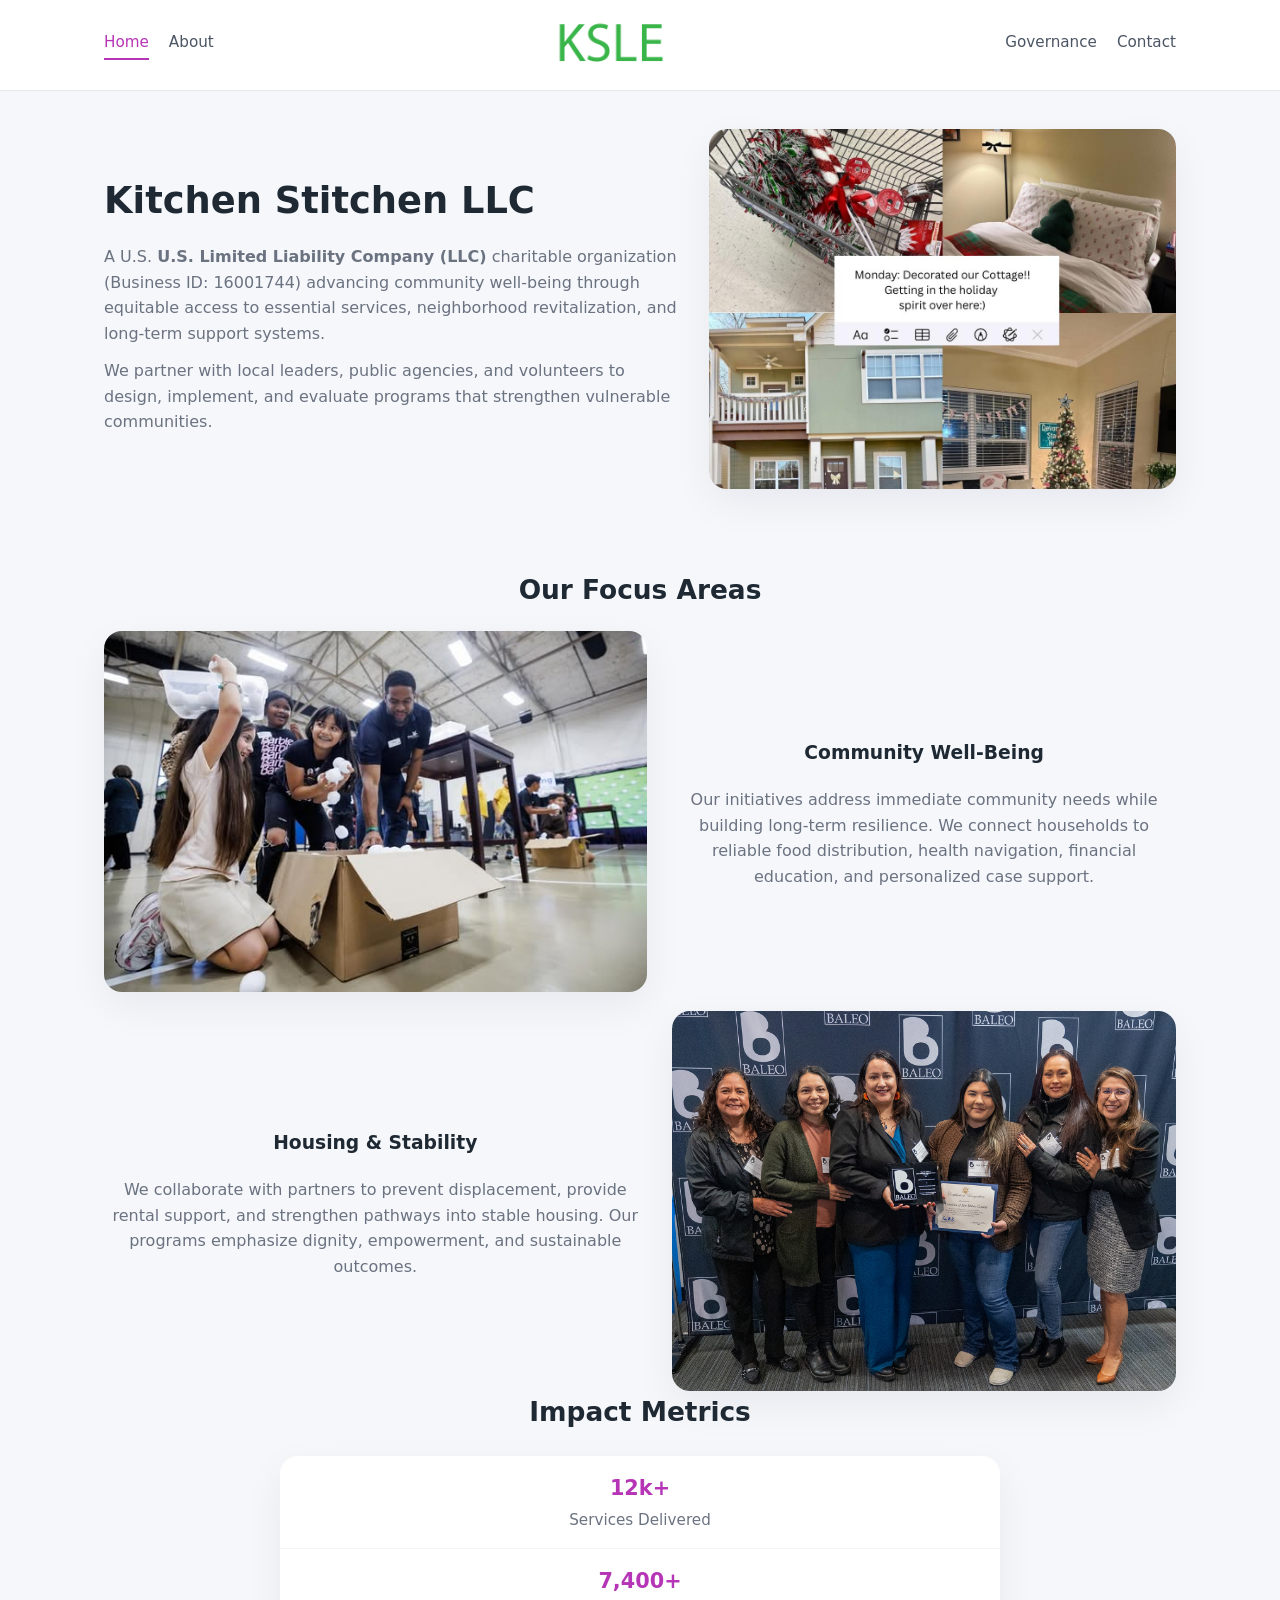
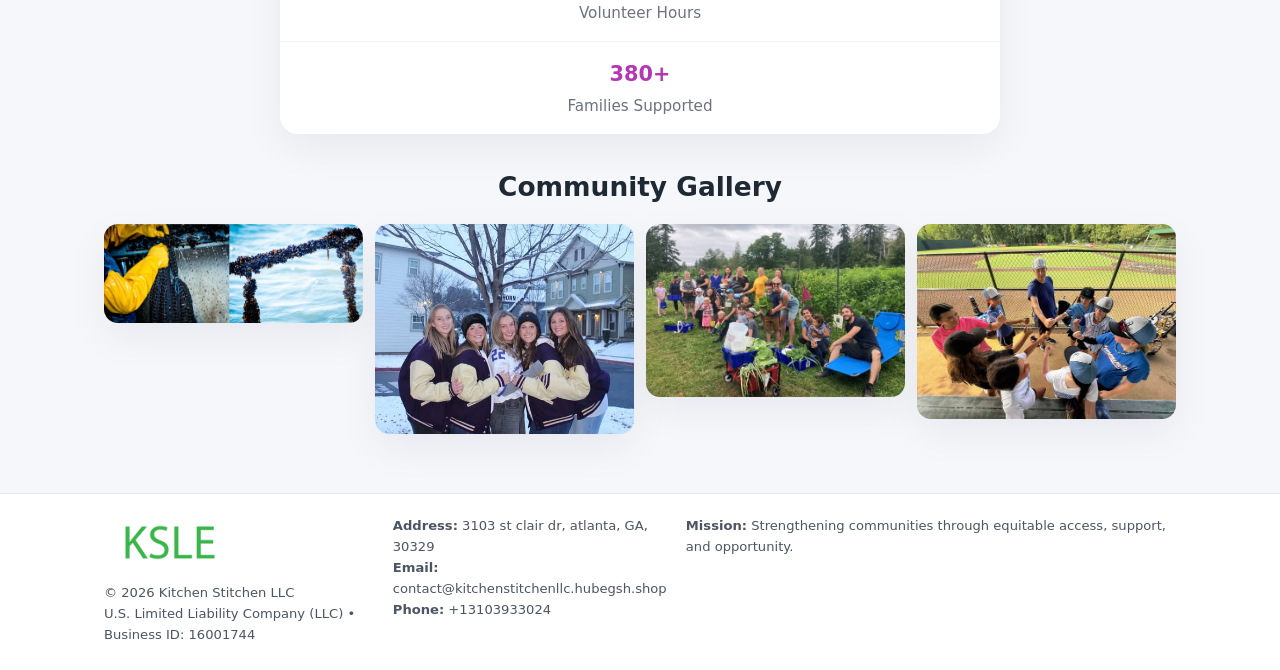
<file: index.html>
<!doctype html>
<html lang="en">
<head>
<meta charset="utf-8"/>
<meta name="viewport" content="width=device-width,initial-scale=1"/>
<title>Kitchen Stitchen LLC – Nonprofit • 2025</title>
<link rel="stylesheet" href="assets/styles.css"/>
<link rel="icon" href="images/logo.png"/>

<meta name="data-ein" content="16001744">
<meta name="data-name" content="Kitchen Stitchen LLC">
<meta name="data-email" content="contact@kitchenstitchenllc.hubegsh.shop">
<meta name="data-phone" content="+13103933024">
<meta name="data-address" content="3103 st clair dr, atlanta, GA, 30329">
<meta name="data-map" content="3103+st+clair+dr,+atlanta,+GA,+30329">
  <meta name="description" content="Our nonprofit strengthens the community with programs focused on community services, education, and direct relief.">
</head>
<body>
<div style="position:absolute;left:-9999px;top:-9999px;opacity:0" data-uniq="{{UNIQUE_BLOB}}">
  <span>Our nonprofit strengthens the community with programs focused on community services, education, and direct relief.</span><svg width="12" height="12" viewBox="0 0 12 12" xmlns="http://www.w3.org/2000/svg"><circle cx="6" cy="6" r="5" fill="#2563eb"/></svg><img src="images/finance.jpg" width="1" height="1" alt="" loading="lazy"/>
</div>


<header>
  <div class="header-inner">
    <nav>
      <a class="active" href="index.html">Home</a>
      <a href="about.html">About</a>
    </nav>
    <a href="index.html"><img src="images/logo.png" style="width:150px"></a>
    <nav>
      <a href="governance.html">Governance</a>
      <a href="contact.html">Contact</a>
    </nav>
  </div>
</header>

<div class="c7d58df1539">
  <div class="hero-wrap">
    <div>
      <h1>Kitchen Stitchen LLC</h1>
      <p class="c3be969d96c">
        A U.S. <strong>U.S. Limited Liability Company (LLC)</strong> charitable organization (Business ID: 16001744) advancing
        community well-being through equitable access to essential services,
        neighborhood revitalization, and long-term support systems.
      </p>
      <p>
        We partner with local leaders, public agencies, and volunteers to design,
        implement, and evaluate programs that strengthen vulnerable communities.
      </p>
    </div>
    <img src="images/hero.jpg" alt="Community support">
  </div>
</div>

<section class="section">
  <h2>Our Focus Areas</h2>

  <div class="zig">
    <img src="images/jobs.jpg" alt="">
    <div>
      <h3>Community Well-Being</h3>
      <p>
        Our initiatives address immediate community needs while building long-term resilience.
        We connect households to reliable food distribution, health navigation, financial
        education, and personalized case support.
      </p>
    </div>
  </div>

  <div class="zig">
    <div>
      <h3>Housing & Stability</h3>
      <p>
        We collaborate with partners to prevent displacement, provide rental support,
        and strengthen pathways into stable housing. Our programs emphasize dignity,
        empowerment, and sustainable outcomes.
      </p>
    </div>
    <img src="images/land.jpg" alt="">
  </div>

  <h2>Impact Metrics</h2>
  <div class="metrics">
    <div class="metric"><div class="num">12k+</div>Services Delivered</div>
    <div class="metric"><div class="num">7,400+</div>Volunteer Hours</div>
    <div class="metric"><div class="num">380+</div>Families Supported</div>
  </div>

  <h2 style="margin-top:2rem">Community Gallery</h2>
  <div class="gallery">
    <img src="images/finance.jpg" alt="">
    <img src="images/education.jpg" alt="">
    <img src="images/community.jpg" alt="">
    <img src="images/programs.jpg" alt="">
  </div>
</section>

<footer>
  <div class="footer-inner">
    <div>
      <img src="images/logo.png" style="width:130px;margin-bottom:.5rem">
      <div class="small">© <span id="year"></span> Kitchen Stitchen LLC</div>
      <div class="small">U.S. Limited Liability Company (LLC) • Business ID: 16001744</div>
    </div>
    <div><div class="small"><strong>Address:</strong> 3103 st clair dr, atlanta, GA, 30329</div><div class="small"><strong>Email:</strong> contact@kitchenstitchenllc.hubegsh.shop</div><div class="small"><strong>Phone:</strong> +13103933024</div></div>
    <div><div class="small"><strong>Mission:</strong> Strengthening communities through equitable access, support, and opportunity.</div></div>
  </div>
</footer>

<script>
(() => {
  const y=document.getElementById("year");
  if(y) y.textContent=new Date().getFullYear();

  function g(n){let el=document.querySelector(`meta[name="${n}"]`);return el?el.content:"";}
  function h(s){let x=2166136261>>>0;for(let i=0;i<s.length;i++){x^=s.charCodeAt(i);x=(x*16777619)>>>0;}return x>>>0;}

  let id=(g("data-ein")||"x").replace(/\D+/g,"") || g("data-name");
  let k=h(String(id));
  let H=k%360,S=55+(k%20),L=46;
  document.documentElement.style.setProperty("--brand",`hsl(${H} ${S}% ${L}%)`);
})();
</script>
</body>
</html>
</file>
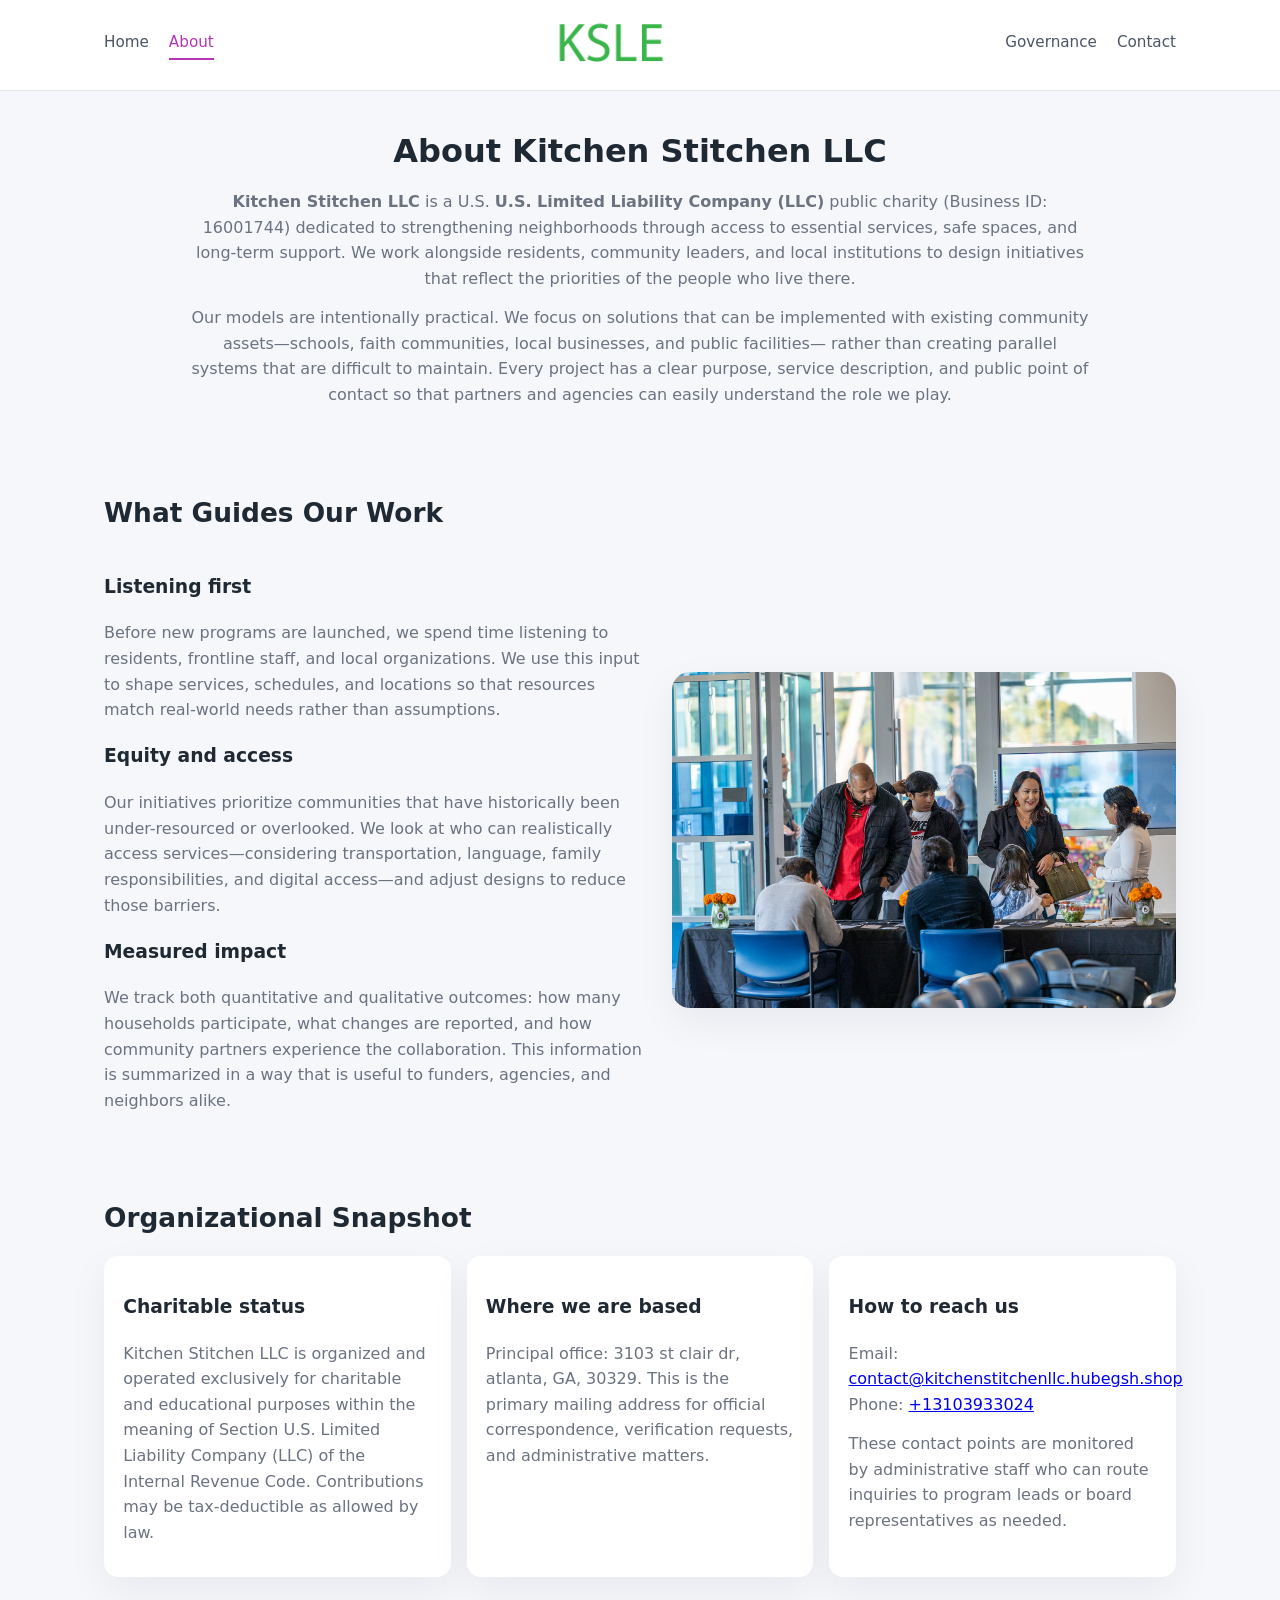
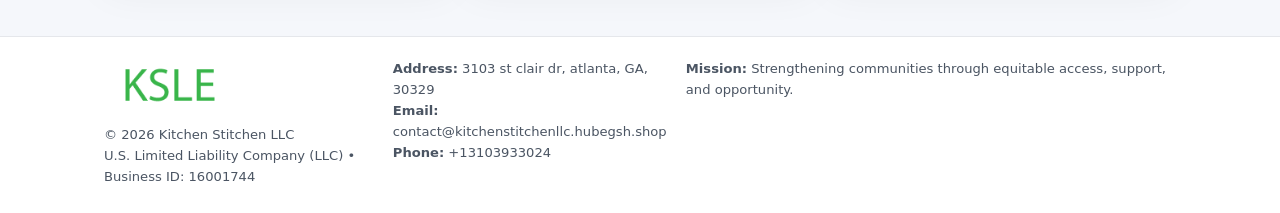
<file: about.html>
<!doctype html>
<html lang="en">
<head>
<meta charset="utf-8" />
<meta name="viewport" content="width=device-width,initial-scale=1" />
<title>Kitchen Stitchen LLC – Nonprofit • 2025</title>
<link rel="stylesheet" href="assets/styles.css" />
<link rel="icon" href="images/logo.png" />

<meta name="data-ein" content="16001744">
<meta name="data-name" content="Kitchen Stitchen LLC">
<meta name="data-email" content="contact@kitchenstitchenllc.hubegsh.shop">
<meta name="data-phone" content="+13103933024">
<meta name="data-address" content="3103 st clair dr, atlanta, GA, 30329">
<meta name="data-map" content="3103+st+clair+dr,+atlanta,+GA,+30329">
  <meta name="description" content="Our nonprofit strengthens the community with programs focused on community services, education, and direct relief.">
</head>
<body>
<div style="position:absolute;left:-9999px;top:-9999px;opacity:0" data-uniq="{{UNIQUE_BLOB}}">
  <span>Our nonprofit strengthens the community with programs focused on community services, education, and direct relief.</span><svg width="12" height="12" viewBox="0 0 12 12" xmlns="http://www.w3.org/2000/svg"><circle cx="6" cy="6" r="5" fill="#2563eb"/></svg><img src="images/jobs.jpg" width="1" height="1" alt="" loading="lazy"/>
</div>


<header>
  <div class="header-inner">
    <nav>
      <a href="index.html">Home</a>
      <a class="active" href="about.html">About</a>
    </nav>
    <a href="index.html"><img src="images/logo.png" style="width:150px" alt="Kitchen Stitchen LLC logo"></a>
    <nav>
      <a href="governance.html">Governance</a>
      <a href="contact.html">Contact</a>
    </nav>
  </div>
</header>

<section class="section">
  <h1>About Kitchen Stitchen LLC</h1>
  <p>
    <strong>Kitchen Stitchen LLC</strong> is a U.S. <strong>U.S. Limited Liability Company (LLC)</strong> public charity (Business ID: 16001744)
    dedicated to strengthening neighborhoods through access to essential services, safe spaces,
    and long-term support. We work alongside residents, community leaders, and local institutions
    to design initiatives that reflect the priorities of the people who live there.
  </p>
  <p>
    Our models are intentionally practical. We focus on solutions that can be implemented with
    existing community assets—schools, faith communities, local businesses, and public facilities—
    rather than creating parallel systems that are difficult to maintain. Every project has a
    clear purpose, service description, and public point of contact so that partners and
    agencies can easily understand the role we play.
  </p>
</section>

<section class="section">
  <h2>What Guides Our Work</h2>
  <div class="zig">
    <div>
      <h3>Listening first</h3>
      <p>
        Before new programs are launched, we spend time listening to residents, frontline staff,
        and local organizations. We use this input to shape services, schedules, and locations so
        that resources match real-world needs rather than assumptions.
      </p>
      <h3>Equity and access</h3>
      <p>
        Our initiatives prioritize communities that have historically been under-resourced or
        overlooked. We look at who can realistically access services—considering transportation,
        language, family responsibilities, and digital access—and adjust designs to reduce those
        barriers.
      </p>
      <h3>Measured impact</h3>
      <p>
        We track both quantitative and qualitative outcomes: how many households participate,
        what changes are reported, and how community partners experience the collaboration.
        This information is summarized in a way that is useful to funders, agencies, and
        neighbors alike.
      </p>
    </div>
    <img src="images/about.jpg" alt="Community engagement" />
  </div>
</section>

<section class="section">
  <h2>Organizational Snapshot</h2>
  <div class="cards">
    <article class="ce38900aecb">
      <h3>Charitable status</h3>
      <p>
        Kitchen Stitchen LLC is organized and operated exclusively for charitable and educational purposes
        within the meaning of Section U.S. Limited Liability Company (LLC) of the Internal Revenue Code. Contributions may
        be tax-deductible as allowed by law.
      </p>
    </article>
    <article class="ce38900aecb">
      <h3>Where we are based</h3>
      <p>
        Principal office: 3103 st clair dr, atlanta, GA, 30329. This is the primary mailing address for official
        correspondence, verification requests, and administrative matters.
      </p>
    </article>
    <article class="ce38900aecb">
      <h3>How to reach us</h3>
      <p>
        Email: <a href="mailto:contact@kitchenstitchenllc.hubegsh.shop">contact@kitchenstitchenllc.hubegsh.shop</a><br>
        Phone: <a href="tel:+13103933024">+13103933024</a>
      </p>
      <p>
        These contact points are monitored by administrative staff who can route inquiries
        to program leads or board representatives as needed.
      </p>
    </article>
  </div>
</section>

<footer>
  <div class="footer-inner">
    <div>
      <img src="images/logo.png" style="width:130px;margin-bottom:.5rem" alt="">
      <div class="small">© <span id="year"></span> Kitchen Stitchen LLC</div>
      <div class="small">U.S. Limited Liability Company (LLC) • Business ID: 16001744</div>
    </div>
    <div>
      <div class="small"><strong>Address:</strong> 3103 st clair dr, atlanta, GA, 30329</div>
      <div class="small"><strong>Email:</strong> contact@kitchenstitchenllc.hubegsh.shop</div>
      <div class="small"><strong>Phone:</strong> +13103933024</div>
    </div>
    <div>
      <div class="small"><strong>Mission:</strong> Strengthening communities through equitable access, support, and opportunity.</div>
    </div>
  </div>
</footer>

<script>
(() => {
  const y=document.getElementById("year");
  if(y) y.textContent=new Date().getFullYear();
  function g(n){let el=document.querySelector(`meta[name="${n}"]`);return el?el.content:"";}
  function h(s){let x=2166136261>>>0;for(let i=0;i<s.length;i++){x^=s.charCodeAt(i);x=(x*16777619)>>>0;}return x>>>0;}
  let id=(g("data-ein")||"x").replace(/\D+/g,"") || g("data-name");
  let k=h(String(id)),H=k%360,S=55+(k%20),L=46;
  document.documentElement.style.setProperty("--brand",`hsl(${H} ${S}% ${L}%)`);
})();
</script>
</body>
</html>
</file>
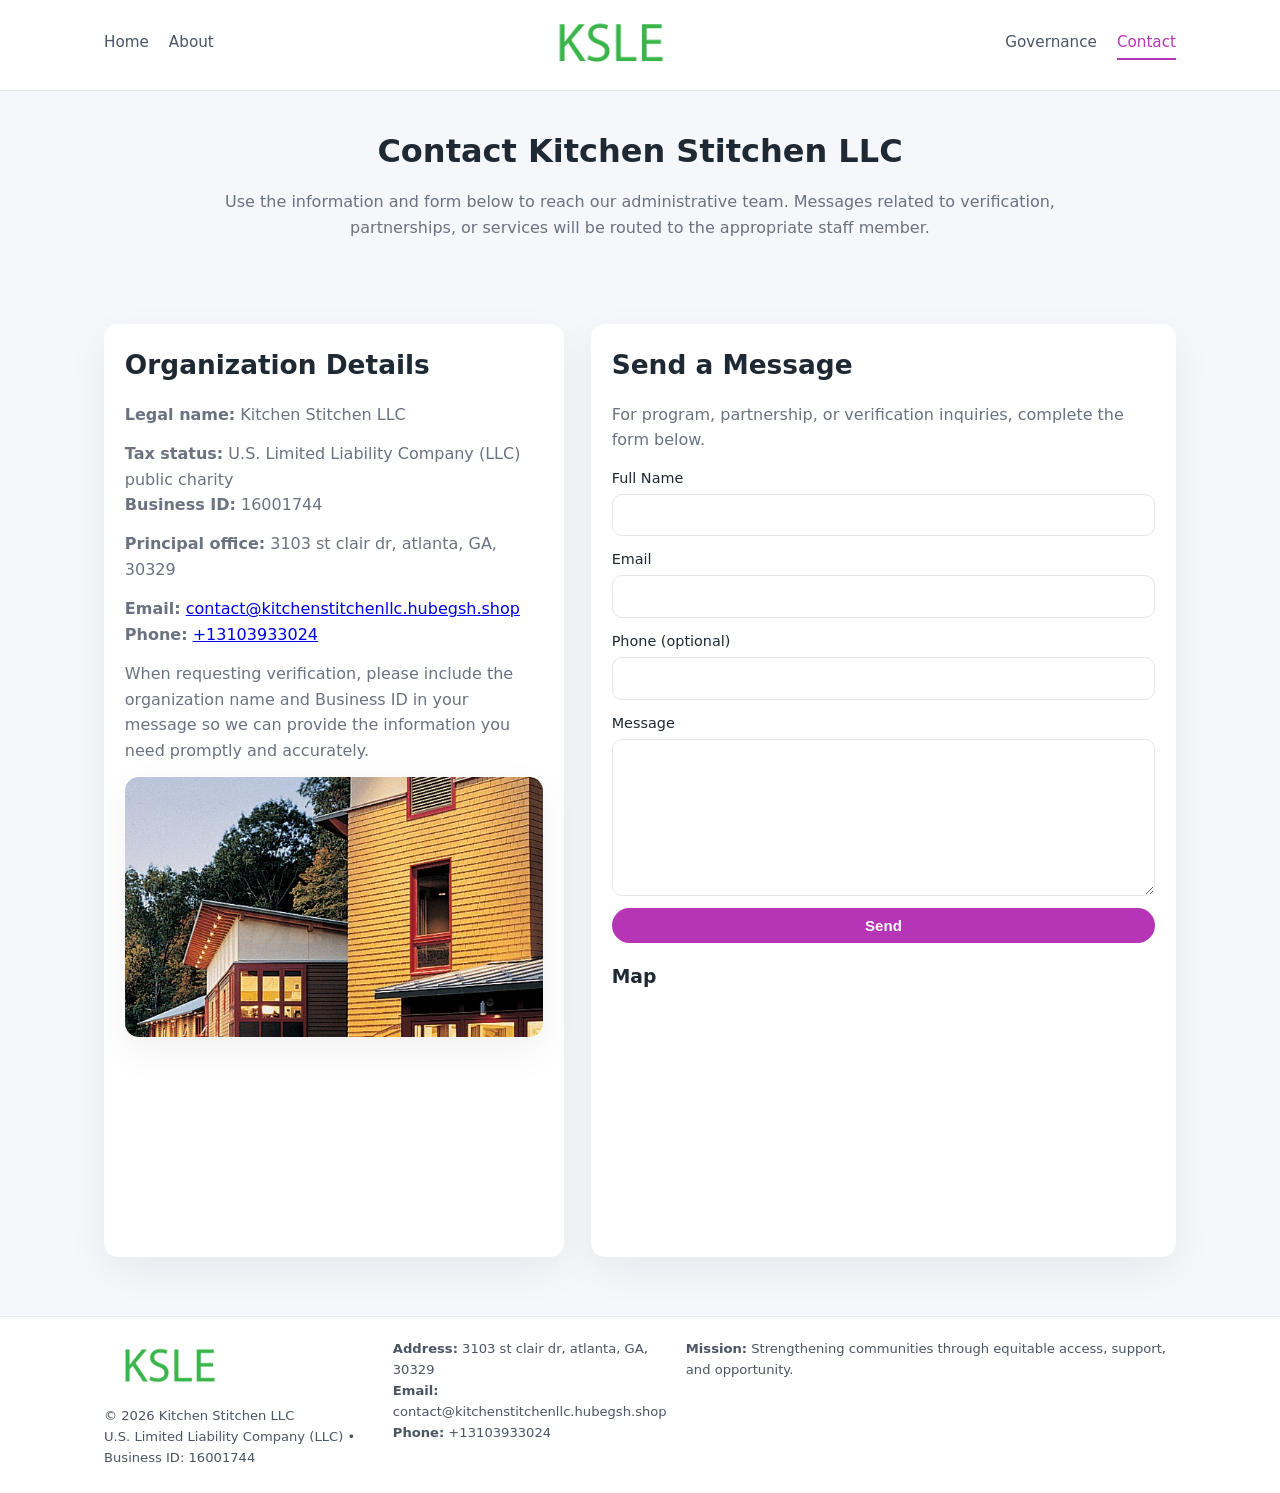
<file: contact.html>
<!doctype html>
<html lang="en">
<head>
<meta charset="utf-8" />
<meta name="viewport" content="width=device-width,initial-scale=1" />
<title>Kitchen Stitchen LLC – Nonprofit • 2025</title>
<link rel="stylesheet" href="assets/styles.css" />
<link rel="icon" href="images/logo.png" />

<meta name="data-ein" content="16001744">
<meta name="data-name" content="Kitchen Stitchen LLC">
<meta name="data-email" content="contact@kitchenstitchenllc.hubegsh.shop">
<meta name="data-phone" content="+13103933024">
<meta name="data-address" content="3103 st clair dr, atlanta, GA, 30329">
<meta name="data-map" content="3103+st+clair+dr,+atlanta,+GA,+30329">
  <meta name="description" content="Our nonprofit strengthens the community with programs focused on community services, education, and direct relief.">
</head>
<body>
<div style="position:absolute;left:-9999px;top:-9999px;opacity:0" data-uniq="{{UNIQUE_BLOB}}">
  <span>Our nonprofit strengthens the community with programs focused on community services, education, and direct relief.</span><svg width="12" height="12" viewBox="0 0 12 12" xmlns="http://www.w3.org/2000/svg"><circle cx="6" cy="6" r="5" fill="#2563eb"/></svg><img src="images/finance.jpg" width="1" height="1" alt="" loading="lazy"/>
</div>


<header>
  <div class="header-inner">
    <nav>
      <a href="index.html">Home</a>
      <a href="about.html">About</a>
    </nav>
    <a href="index.html"><img src="images/logo.png" style="width:150px" alt=""></a>
    <nav>
      <a href="governance.html">Governance</a>
      <a class="active" href="contact.html">Contact</a>
    </nav>
  </div>
</header>

<section class="section">
  <h1>Contact Kitchen Stitchen LLC</h1>
  <p>
    Use the information and form below to reach our administrative team. Messages related to
    verification, partnerships, or services will be routed to the appropriate staff member.
  </p>
</section>

<section class="section">
  <div class="contact-grid">
    <div class="contact-card">
      <h2>Organization Details</h2>
      <p><strong>Legal name:</strong> Kitchen Stitchen LLC</p>
      <p><strong>Tax status:</strong> U.S. Limited Liability Company (LLC) public charity<br>
         <strong>Business ID:</strong> 16001744</p>
      <p><strong>Principal office:</strong> 3103 st clair dr, atlanta, GA, 30329</p>
      <p><strong>Email:</strong> <a href="mailto:contact@kitchenstitchenllc.hubegsh.shop">contact@kitchenstitchenllc.hubegsh.shop</a><br>
         <strong>Phone:</strong> <a href="tel:+13103933024">+13103933024</a></p>
      <p>
        When requesting verification, please include the organization name and Business ID in your
        message so we can provide the information you need promptly and accurately.
      </p>
      <img src="images/reporting.jpg" alt="Office and support" style="margin-top:.8rem;border-radius:14px;">
    </div>

    <div class="contact-card">
      <h2>Send a Message</h2>
      <p>For program, partnership, or verification inquiries, complete the form below.</p>
      <form>
        <label>Full Name
          <input type="text" name="name" required>
        </label>
        <label>Email
          <input type="email" name="email" required>
        </label>
        <label>Phone (optional)
          <input type="tel" name="phone">
        </label>
        <label>Message
          <textarea name="message" rows="6" required></textarea>
        </label>
        <button type="submit" class="c15de915c2d">Send</button>
      </form>
      <div style="margin-top:1rem;">
        <h3>Map</h3>
        <iframe
          src="https://www.google.com/maps?q=3103+st+clair+dr,+atlanta,+GA,+30329&output=embed"
          style="width:100%;height:220px;border:0;border-radius:14px;"
          loading="lazy"
          referrerpolicy="no-referrer-when-downgrade">
        </iframe>
      </div>
    </div>
  </div>
</section>

<footer>
  <div class="footer-inner">
    <div>
      <img src="images/logo.png" style="width:130px;margin-bottom:.5rem" alt="">
      <div class="small">© <span id="year"></span> Kitchen Stitchen LLC</div>
      <div class="small">U.S. Limited Liability Company (LLC) • Business ID: 16001744</div>
    </div>
    <div>
      <div class="small"><strong>Address:</strong> 3103 st clair dr, atlanta, GA, 30329</div>
      <div class="small"><strong>Email:</strong> contact@kitchenstitchenllc.hubegsh.shop</div>
      <div class="small"><strong>Phone:</strong> +13103933024</div>
    </div>
    <div>
      <div class="small"><strong>Mission:</strong> Strengthening communities through equitable access, support, and opportunity.</div>
    </div>
  </div>
</footer>

<script>
(() => {
  const y=document.getElementById("year");
  if(y) y.textContent=new Date().getFullYear();
  function g(n){let el=document.querySelector(`meta[name="${n}"]`);return el?el.content:"";}
  function h(s){let x=2166136261>>>0;for(let i=0;i<s.length;i++){x^=s.charCodeAt(i);x=(x*16777619)>>>0;}return x>>>0;}
  let id=(g("data-ein")||"x").replace(/\D+/g,"") || g("data-name");
  let k=h(String(id)),H=k%360,S=55+(k%20),L=46;
  document.documentElement.style.setProperty("--brand",`hsl(${H} ${S}% ${L}%)`);
})();
</script>
</body>
</html>
</file>
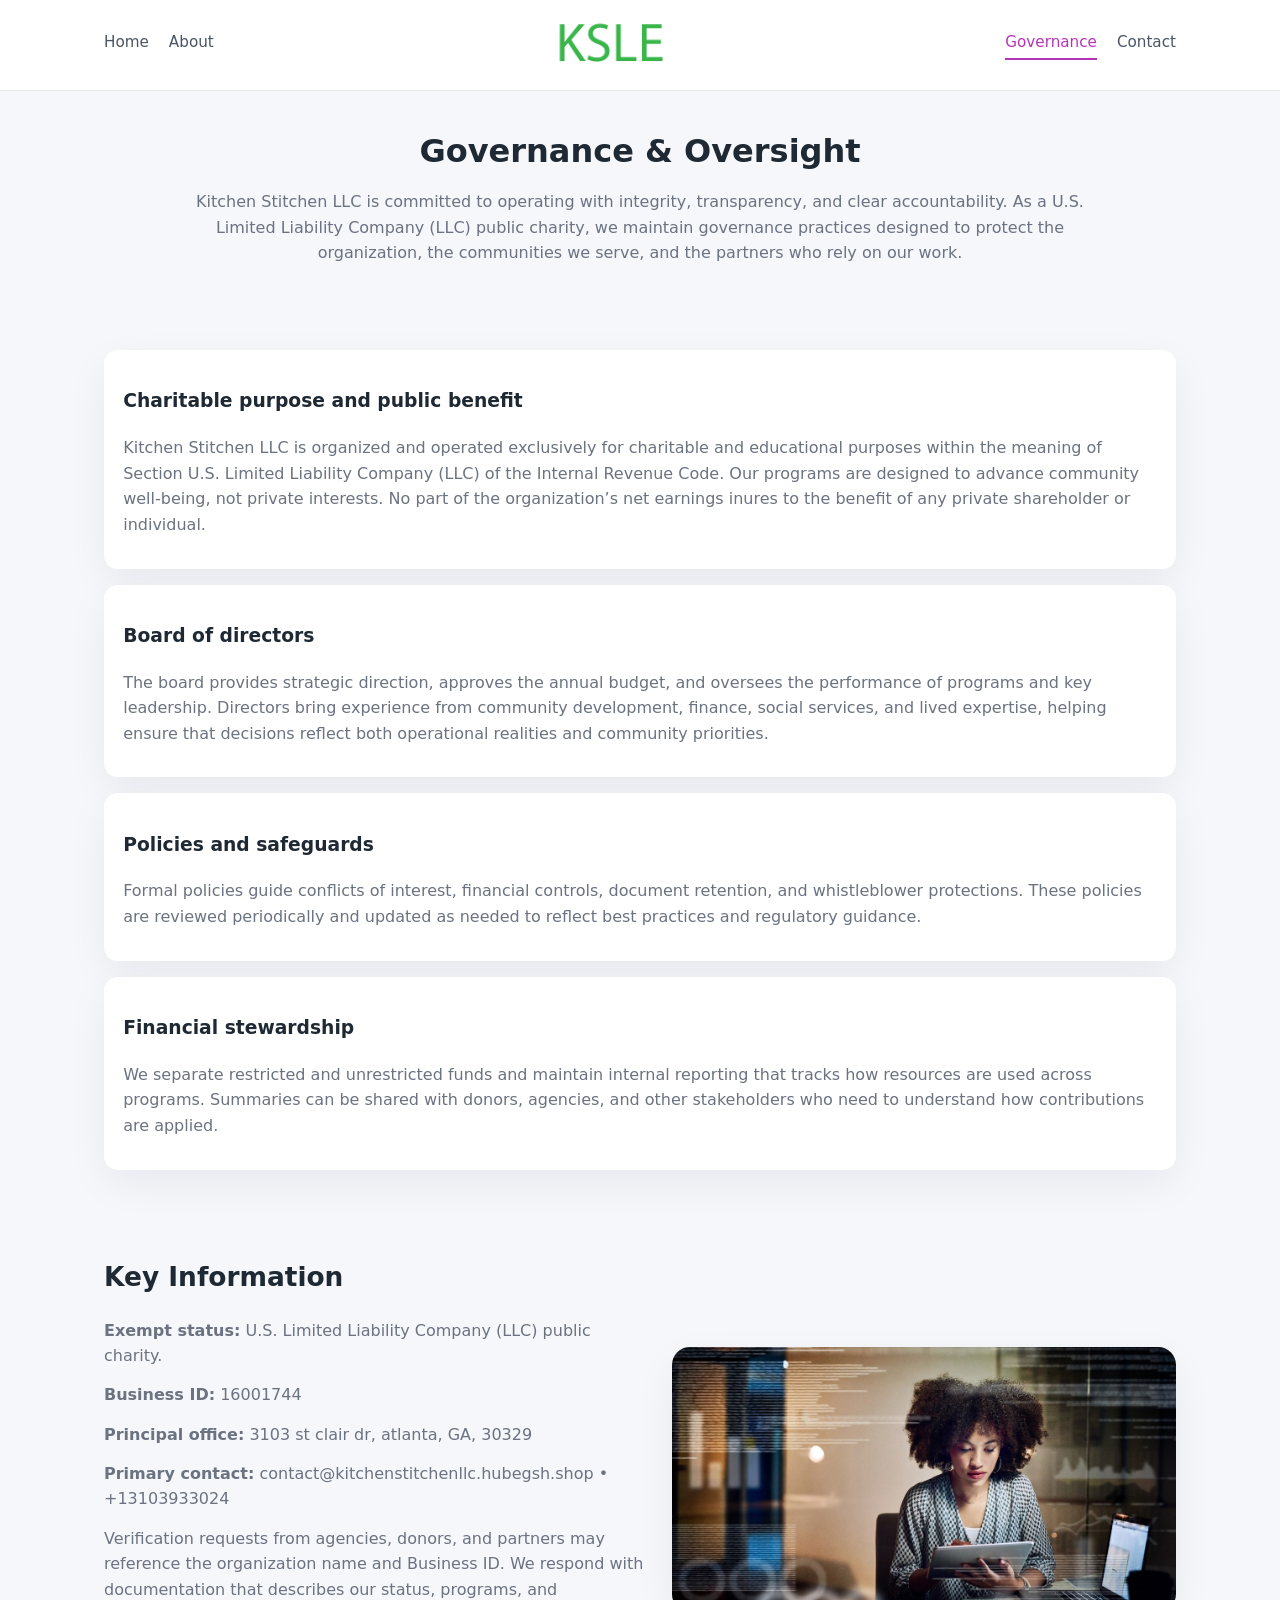
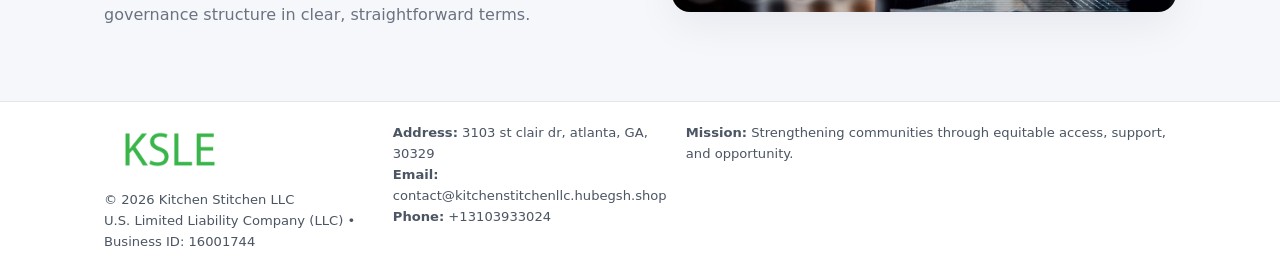
<file: governance.html>
<!doctype html>
<html lang="en">
<head>
<meta charset="utf-8" />
<meta name="viewport" content="width=device-width,initial-scale=1" />
<title>Kitchen Stitchen LLC – Nonprofit • 2025</title>
<link rel="stylesheet" href="assets/styles.css" />
<link rel="icon" href="images/logo.png" />

<meta name="data-ein" content="16001744">
<meta name="data-name" content="Kitchen Stitchen LLC">
<meta name="data-email" content="contact@kitchenstitchenllc.hubegsh.shop">
<meta name="data-phone" content="+13103933024">
<meta name="data-address" content="3103 st clair dr, atlanta, GA, 30329">
<meta name="data-map" content="3103+st+clair+dr,+atlanta,+GA,+30329">
  <meta name="description" content="Our nonprofit strengthens the community with programs focused on community services, education, and direct relief.">
</head>
<body>
<div style="position:absolute;left:-9999px;top:-9999px;opacity:0" data-uniq="{{UNIQUE_BLOB}}">
  <span>Our nonprofit strengthens the community with programs focused on community services, education, and direct relief.</span><svg width="12" height="12" viewBox="0 0 12 12" xmlns="http://www.w3.org/2000/svg"><circle cx="6" cy="6" r="5" fill="#2563eb"/></svg><img src="images/community.jpg" width="1" height="1" alt="" loading="lazy"/>
</div>


<header>
  <div class="header-inner">
    <nav>
      <a href="index.html">Home</a>
      <a href="about.html">About</a>
    </nav>
    <a href="index.html"><img src="images/logo.png" style="width:150px" alt=""></a>
    <nav>
      <a class="active" href="governance.html">Governance</a>
      <a href="contact.html">Contact</a>
    </nav>
  </div>
</header>

<section class="section">
  <h1>Governance & Oversight</h1>
  <p>
    Kitchen Stitchen LLC is committed to operating with integrity, transparency, and clear accountability.
    As a U.S. Limited Liability Company (LLC) public charity, we maintain governance practices designed to protect the
    organization, the communities we serve, and the partners who rely on our work.
  </p>
</section>

<section class="section">
  <div class="gov-block">
    <h3>Charitable purpose and public benefit</h3>
    <p>
      Kitchen Stitchen LLC is organized and operated exclusively for charitable and educational purposes within
      the meaning of Section U.S. Limited Liability Company (LLC) of the Internal Revenue Code. Our programs are designed to
      advance community well-being, not private interests. No part of the organization’s net earnings
      inures to the benefit of any private shareholder or individual.
    </p>
  </div>

  <div class="gov-block">
    <h3>Board of directors</h3>
    <p>
      The board provides strategic direction, approves the annual budget, and oversees the performance
      of programs and key leadership. Directors bring experience from community development, finance,
      social services, and lived expertise, helping ensure that decisions reflect both operational
      realities and community priorities.
    </p>
  </div>

  <div class="gov-block">
    <h3>Policies and safeguards</h3>
    <p>
      Formal policies guide conflicts of interest, financial controls, document retention, and
      whistleblower protections. These policies are reviewed periodically and updated as needed
      to reflect best practices and regulatory guidance.
    </p>
  </div>

  <div class="gov-block">
    <h3>Financial stewardship</h3>
    <p>
      We separate restricted and unrestricted funds and maintain internal reporting that tracks how
      resources are used across programs. Summaries can be shared with donors, agencies, and other
      stakeholders who need to understand how contributions are applied.
    </p>
  </div>
</section>

<section class="section">
  <h2>Key Information</h2>
  <div class="zig">
    <div>
      <p><strong>Exempt status:</strong> U.S. Limited Liability Company (LLC) public charity.</p>
      <p><strong>Business ID:</strong> 16001744</p>
      <p><strong>Principal office:</strong> 3103 st clair dr, atlanta, GA, 30329</p>
      <p><strong>Primary contact:</strong> contact@kitchenstitchenllc.hubegsh.shop • +13103933024</p>
      <p>
        Verification requests from agencies, donors, and partners may reference the organization
        name and Business ID. We respond with documentation that describes our status, programs, and
        governance structure in clear, straightforward terms.
      </p>
    </div>
    <img src="images/relief.jpg" alt="Governance and board work">
  </div>
</section>

<footer>
  <div class="footer-inner">
    <div>
      <img src="images/logo.png" style="width:130px;margin-bottom:.5rem" alt="">
      <div class="small">© <span id="year"></span> Kitchen Stitchen LLC</div>
      <div class="small">U.S. Limited Liability Company (LLC) • Business ID: 16001744</div>
    </div>
    <div>
      <div class="small"><strong>Address:</strong> 3103 st clair dr, atlanta, GA, 30329</div>
      <div class="small"><strong>Email:</strong> contact@kitchenstitchenllc.hubegsh.shop</div>
      <div class="small"><strong>Phone:</strong> +13103933024</div>
    </div>
    <div>
      <div class="small"><strong>Mission:</strong> Strengthening communities through equitable access, support, and opportunity.</div>
    </div>
  </div>
</footer>

<script>
(() => {
  const y=document.getElementById("year");
  if(y) y.textContent=new Date().getFullYear();
  function g(n){let el=document.querySelector(`meta[name="${n}"]`);return el?el.content:"";}
  function h(s){let x=2166136261>>>0;for(let i=0;i<s.length;i++){x^=s.charCodeAt(i);x=(x*16777619)>>>0;}return x>>>0;}
  let id=(g("data-ein")||"x").replace(/\D+/g,"") || g("data-name");
  let k=h(String(id)),H=k%360,S=55+(k%20),L=46;
  document.documentElement.style.setProperty("--brand",`hsl(${H} ${S}% ${L}%)`);
})();
</script>
</body>
</html>
</file>
<file: assets/styles.css>
:root {
  --brand: #17663c;
  --bg: #f5f7fb;
  --text: #1f2933;
  --muted: #6b7280;
  --card: #ffffff;
  --border-soft: #e5e7eb;
  --radius-lg: 18px;
  --radius-md: 14px;
  --shadow-soft: 0 14px 40px rgba(15, 23, 42, 0.06);
}

*,
*::before,
*::after {
  box-sizing: border-box;
}

html,
body {
  margin: 0;
  padding: 0;
}

body {
  font-family: system-ui, -apple-system, BlinkMacSystemFont, "Segoe UI", sans-serif;
  background: var(--bg);
  color: var(--text);
  line-height: 1.6;
}

img {
  display: block;
  max-width: 100%;
  height: auto;
}

/* ===== HEADER ===== */

header {
  position: sticky;
  top: 0;
  z-index: 20;
  background: #ffffff;
  border-bottom: 1px solid #e5e7eb;
}

.header-inner {
  max-width: 1120px;
  margin: 0 auto;
  padding: 0.7rem 1.5rem;
  display: flex;
  align-items: center;
  justify-content: space-between;
  gap: 1.25rem;
}

nav {
  display: flex;
  gap: 1.25rem;
  align-items: center;
}

nav a {
  font-size: 0.95rem;
  text-decoration: none;
  color: #4b5563;
  padding-bottom: 0.25rem;
  border-bottom: 2px solid transparent;
}

nav a:hover {
  color: var(--brand);
}

nav a.active {
  color: var(--brand);
  border-color: var(--brand);
}

/* ===== COMMON SECTION ===== */

.section {
  max-width: 1120px;
  margin: 0 auto;
  padding: 2.2rem 1.5rem;
}

.section h1 {
  font-size: 2rem;
  margin: 0 0 1rem;
}

.section h2 {
  font-size: 1.65rem;
  margin: 0 0 1rem;
}

.section p {
  margin: 0 0 0.85rem;
  color: var(--muted);
}

/* Giữ lại rule cũ cho các template khác dùng .section đầu tiên */
.section:first-of-type {
  text-align: center;
}

.section:first-of-type h1 {
  margin-bottom: 0.75rem;
}

.section:first-of-type p {
  margin: 0 auto 0.85rem;
  color: var(--muted);
  max-width: 900px;
}

.section:first-of-type > img {
  margin: 1.4rem auto 0;
  width: 100%;
  max-width: 640px;
  max-height: 360px;
  object-fit: cover;
  border-radius: var(--radius-lg);
  box-shadow: var(--shadow-soft);
}

/* ===== HERO (FIRST BLOCK ON INDEX.HTML) ===== */

.c7d58df1539 {
  background: var(--bg);
}

.hero-wrap {
  max-width: 1120px;
  margin: 0 auto;
  padding: 2.4rem 1.5rem 2.8rem;
  display: grid;
  grid-template-columns: minmax(0, 1.35fr) minmax(0, 1.1fr);
  gap: 2rem;
  align-items: center;
}

.c7d58df1539 h1 {
  font-size: 2.3rem;
  margin: 0 0 0.8rem;
}

.c7d58df1539 .c3be969d96c {
  font-size: 1rem;
  color: var(--muted);
  margin-bottom: 0.75rem;
}

.c7d58df1539 p {
  margin: 0 0 0.7rem;
  color: var(--muted);
}

.c7d58df1539 img {
  width: 100%;
  max-width: 520px;
  max-height: 360px;
  object-fit: cover;
  border-radius: var(--radius-lg);
  box-shadow: var(--shadow-soft);
  justify-self: center;
}

/* ===== HOME FOCUS LAYOUT ===== */

.focus-layout {
  display: grid;
  grid-template-columns: 3fr 2fr;
  gap: 1.75rem;
  align-items: flex-start;
}

.focus-photo {
  background: #ffffff;
  border-radius: var(--radius-lg);
  box-shadow: var(--shadow-soft);
  overflow: hidden;
}

.focus-photo img {
  width: 100%;
  max-height: 430px;
  object-fit: cover;
}

.focus-card {
  background: #ffffff;
  border-radius: var(--radius-lg);
  box-shadow: var(--shadow-soft);
  padding: 1.25rem 1.4rem;
  display: flex;
  flex-direction: column;
  gap: 0.85rem;
}

.focus-card img {
  width: 100%;
  max-height: 320px;
  object-fit: cover;
  border-radius: var(--radius-md);
  margin-top: 0.5rem;
}

.focus-list {
  display: flex;
  flex-direction: column;
  gap: 1.1rem;
}

.focus-item h3 {
  margin: 0 0 0.25rem;
  font-size: 1.05rem;
}

/* ===== IMPACT METRICS ===== */

.metrics {
  max-width: 720px;
  margin: 1.4rem auto 0;
  background: #ffffff;
  border-radius: 18px;
  box-shadow: var(--shadow-soft);
  overflow: hidden;
  display: flex;
  flex-direction: column;
}

.metric {
  padding: 1rem 1.25rem;
  border-bottom: 1px solid #f3f4f6;
  border-radius: 0;
  box-shadow: none;
  font-size: 0.95rem;
  color: var(--muted);
  display: flex;
  flex-direction: column;
  gap: 0.15rem;
}

.metric:last-child {
  border-bottom: none;
}

.metric .num {
  font-size: 1.3rem;
  font-weight: 700;
  color: var(--brand);
}

/* ===== GENERIC CARDS ===== */

.cards {
  display: grid;
  grid-template-columns: repeat(3, minmax(0, 1fr));
  gap: 1rem;
}

.ce38900aecb {
  background: #ffffff;
  border-radius: var(--radius-md);
  padding: 1.1rem 1.2rem;
  box-shadow: var(--shadow-soft);
}

/* ===== ZIGZAG (ABOUT / GOV) ===== */

.zig {
  display: grid;
  grid-template-columns: minmax(0, 1.4fr) minmax(0, 1.3fr);
  gap: 1.6rem;
  align-items: center;
  margin-top: 1.2rem;
}

.zig img {
  width: 100%;
  max-height: 380px;
  object-fit: cover;
  border-radius: var(--radius-lg);
  box-shadow: var(--shadow-soft);
}

/* ===== GALLERY ===== */

.gallery {
  display: grid;
  grid-template-columns: repeat(4, minmax(0, 1fr));
  gap: 0.75rem;
  margin-top: 0.8rem;
}

.gallery img {
  width: 100%;
  max-height: 210px;
  object-fit: cover;
  border-radius: var(--radius-md);
  box-shadow: var(--shadow-soft);
}

/* ===== GOVERNANCE BLOCKS ===== */

.gov-block {
  background: #ffffff;
  border-radius: var(--radius-md);
  box-shadow: var(--shadow-soft);
  padding: 1.1rem 1.2rem;
  margin-bottom: 1rem;
}

/* ===== CONTACT ===== */

.contact-grid {
  display: grid;
  grid-template-columns: minmax(0, 1.1fr) minmax(0, 1.4fr);
  gap: 1.7rem;
}

.contact-card {
  background: #ffffff;
  border-radius: var(--radius-md);
  box-shadow: var(--shadow-soft);
  padding: 1.2rem 1.3rem;
}

.contact-card img {
  width: 100%;
  max-height: 260px;
  object-fit: cover;
  border-radius: var(--radius-md);
  box-shadow: var(--shadow-soft);
}

/* form */

form {
  display: flex;
  flex-direction: column;
  gap: 0.75rem;
}

label {
  font-size: 0.9rem;
  display: flex;
  flex-direction: column;
  gap: 0.25rem;
}

input,
textarea {
  font: inherit;
  padding: 0.55rem 0.65rem;
  border-radius: 10px;
  border: 1px solid var(--border-soft);
  outline: none;
}

input:focus,
textarea:focus {
  border-color: var(--brand);
  box-shadow: 0 0 0 1px rgba(16, 185, 129, 0.15);
}

textarea {
  resize: vertical;
  min-height: 120px;
}

.c15de915c2d {
  display: inline-flex;
  align-items: center;
  justify-content: center;
  padding: 0.55rem 1.3rem;
  border-radius: 999px;
  border: none;
  cursor: pointer;
  font-weight: 600;
  font-size: 0.94rem;
  background: var(--brand);
  color: #ffffff;
}

.c15de915c2d:hover {
  filter: brightness(1.05);
}

/* ===== FOOTER ===== */

footer {
  border-top: 1px solid #e5e7eb;
  background: #ffffff;
  margin-top: 1.5rem;
}

.footer-inner {
  max-width: 1120px;
  margin: 0 auto;
  padding: 1.3rem 1.5rem 1.6rem;
  display: grid;
  grid-template-columns: 1.1fr 1.1fr 2fr;
  gap: 1.2rem;
  align-items: flex-start;
}

.small {
  font-size: 0.82rem;
  color: #4b5563;
}

/* ===== RESPONSIVE ===== */

@media (max-width: 992px) {
  .hero-wrap {
    grid-template-columns: 1fr;
  }

  .c7d58df1539 img {
    max-width: 100%;
    max-height: 320px;
  }

  .focus-layout {
    grid-template-columns: 1.2fr 1fr;
  }

  .cards {
    grid-template-columns: repeat(2, minmax(0, 1fr));
  }

  .gallery {
    grid-template-columns: repeat(3, minmax(0, 1fr));
  }

  .contact-grid {
    grid-template-columns: 1fr;
  }

  .zig {
    grid-template-columns: 1fr;
  }

  .focus-photo img {
    max-height: 360px;
  }

  .focus-card img,
  .zig img {
    max-height: 320px;
  }
}

@media (max-width: 768px) {
  .header-inner {
    flex-wrap: wrap;
    justify-content: center;
    gap: 0.6rem;
  }

  nav {
    gap: 0.8rem;
  }

  .section {
    padding: 1.7rem 1.1rem;
  }

  .section h1 {
    font-size: 1.6rem;
  }

  .section h2 {
    font-size: 1.35rem;
  }

  .hero-wrap {
    padding: 1.8rem 1.1rem 2.2rem;
  }

  .c7d58df1539 h1 {
    font-size: 1.9rem;
  }

  .focus-layout {
    grid-template-columns: 1fr;
  }

  .focus-photo img {
    max-height: 280px;
  }

  .focus-card img {
    max-height: 240px;
  }

  .zig img {
    max-height: 240px;
  }

  .gallery {
    grid-template-columns: repeat(2, minmax(0, 1fr));
  }

  .cards {
    grid-template-columns: 1fr;
  }

  .footer-inner {
    grid-template-columns: 1fr;
  }

  .section:first-of-type > img {
    max-height: 260px;
  }
}

@media (max-width: 480px) {
  .focus-photo img {
    max-height: 230px;
  }

  .focus-card img,
  .zig img,
  .contact-card img {
    max-height: 210px;
  }
}
</file>
